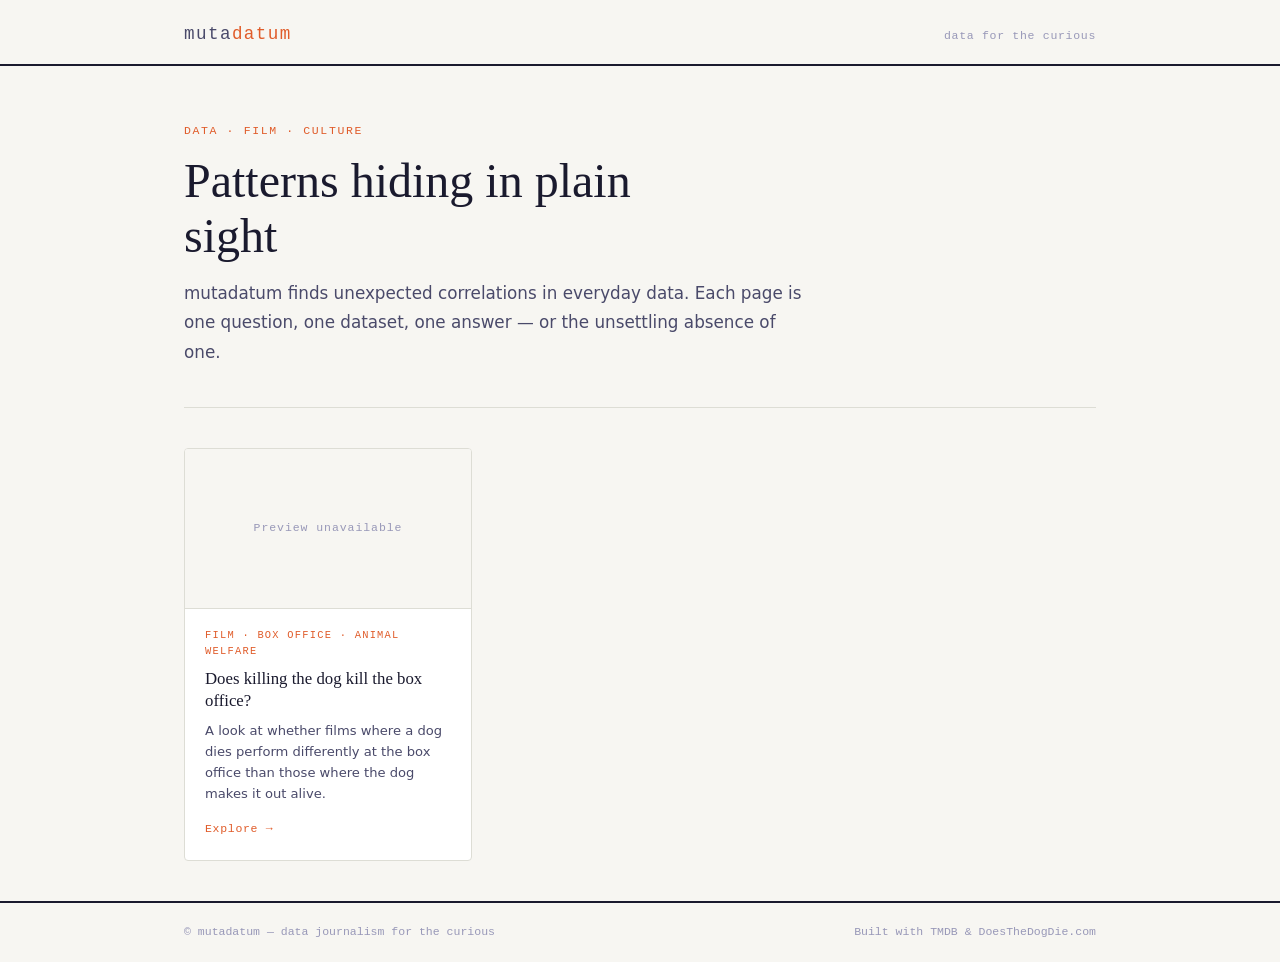
<file: index.html>
<!DOCTYPE html>
<html lang="en">
<head>
  <meta charset="UTF-8" />
  <meta name="viewport" content="width=device-width, initial-scale=1.0" />
  <title>mutadatum — data for the curious</title>
  <meta name="description" content="mutadatum finds unexpected correlations in everyday data. Each page is one question, one dataset, one answer." />
  <link rel="stylesheet" href="shared.css" />
  <script src="https://cdn.plot.ly/plotly-2.32.0.min.js"></script>
  <script src="content.js"></script>

  <style>
    .hero {
      padding: 3.5rem 0 2.5rem;
      border-bottom: 1px solid var(--rule);
    }
    h1 {
      font-family: var(--serif);
      font-size: clamp(2rem, 5vw, 3rem);
      font-weight: normal;
      line-height: 1.15;
      max-width: 22ch;
      margin-bottom: 1rem;
    }
    .lede {
      font-size: 1.05rem;
      color: var(--ink-mid);
      max-width: 58ch;
      line-height: 1.75;
    }
    .grid {
      display: grid;
      grid-template-columns: repeat(auto-fill, minmax(280px, 1fr));
      gap: 1.5rem;
      padding: 2.5rem 0;
    }
    .card {
      border: 1px solid var(--rule);
      border-radius: 4px;
      overflow: hidden;
      text-decoration: none;
      color: inherit;
      display: flex;
      flex-direction: column;
      transition: border-color 0.15s, box-shadow 0.15s;
      background: #fff;
    }
    .card:hover { border-color: var(--ink); box-shadow: 3px 3px 0 var(--ink); }
    .card.coming-soon { opacity: 0.6; pointer-events: none; }
    .card-chart {
      height: 160px;
      background: var(--paper);
      border-bottom: 1px solid var(--rule);
      position: relative;
      overflow: hidden;
    }
    .card-chart-inner { width: 100%; height: 100%; }
    .card-chart-placeholder {
      width: 100%; height: 100%;
      display: flex; align-items: center; justify-content: center;
      font-family: var(--mono); font-size: 0.72rem;
      color: var(--ink-faint); letter-spacing: 0.08em;
    }
    .card-body {
      padding: 1.1rem 1.25rem 1.4rem;
      flex: 1; display: flex; flex-direction: column; gap: 0.5rem;
    }
    .card-eyebrow {
      font-family: var(--mono); font-size: 0.65rem;
      letter-spacing: 0.12em; text-transform: uppercase; color: var(--accent);
    }
    .card-title {
      font-family: var(--serif); font-size: 1.05rem;
      font-weight: normal; line-height: 1.3; color: var(--ink);
    }
    .card-desc { font-size: 0.82rem; color: var(--ink-mid); line-height: 1.6; flex: 1; }
    .card-cta { font-family: var(--mono); font-size: 0.72rem; color: var(--accent); letter-spacing: 0.06em; margin-top: 0.5rem; }
    .card.coming-soon .card-cta { color: var(--ink-faint); }
  </style>
</head>
<body>

<header class="masthead">
  <div class="container">
    <div class="masthead-inner">
      <a class="site-name" href="/">muta<span>datum</span></a>
      <span class="site-tagline" id="site-tagline"></span>
    </div>
  </div>
</header>

<main>
  <div class="container">
    <section class="hero">
      <p class="eyebrow" id="home-eyebrow"></p>
      <h1 id="home-headline"></h1>
      <p class="lede" id="home-lede"></p>
    </section>
    <div class="grid" id="card-grid"></div>
  </div>
</main>

<footer>
  <div class="container">
    <span id="footer-left"></span>
    <span id="footer-right"></span>
  </div>
</footer>

<script>
  document.getElementById('site-tagline').textContent  = SITE.tagline;
  document.getElementById('home-eyebrow').textContent  = SITE.home.eyebrow;
  document.getElementById('home-headline').textContent = SITE.home.headline;
  document.getElementById('home-lede').textContent     = SITE.home.lede;
  document.getElementById('footer-left').innerHTML     = SITE.footer.left;
  document.getElementById('footer-right').innerHTML    = SITE.footer.right;
  document.title = `${SITE.name} — ${SITE.tagline}`;

  const grid = document.getElementById('card-grid');

  SITE.pages.filter(p => p.status !== 'hidden').forEach((page, idx) => {
    const isLive = page.status === 'live';
    const card = document.createElement(isLive ? 'a' : 'div');
    if (isLive) card.href = `/${page.slug}/`;
    card.className = `card${isLive ? '' : ' coming-soon'}`;
    card.innerHTML = `
      <div class="card-chart" id="chart-${idx}">
        <div class="card-chart-placeholder">${isLive ? 'Loading preview…' : 'Coming soon'}</div>
      </div>
      <div class="card-body">
        <span class="card-eyebrow">${page.eyebrow}</span>
        <span class="card-title">${page.title}</span>
        <span class="card-desc">${page.description}</span>
        <span class="card-cta">${isLive ? 'Explore →' : 'In progress'}</span>
      </div>`;
    grid.appendChild(card);
    if (isLive && page.preview) renderPreview(page.preview, `chart-${idx}`);
  });

  async function renderPreview(cfg, containerId) {
    const container = document.getElementById(containerId);
    try {
      const res = await fetch(cfg.dataFile);
      if (!res.ok || !(await res.clone().json()).length) throw new Error();
      const movies = await res.json();
      container.innerHTML = '<div class="card-chart-inner"></div>';
      const el = container.querySelector('.card-chart-inner');
      const { yes, no } = cfg.colorThresholds;
      const colour = v => v >= yes ? cfg.colors.yes : v <= no ? cfg.colors.no : cfg.colors.maybe;
      Plotly.newPlot(el, [{
        type: 'scatter', mode: 'markers',
        x: movies.map(m => m[cfg.xKey]),
        y: movies.map(m => m[cfg.yKey]),
        hoverinfo: 'none',
        marker: { color: movies.map(m => colour(m[cfg.colorKey])), size: 4, opacity: 0.6 }
      }], {
        paper_bgcolor: 'transparent', plot_bgcolor: 'transparent',
        margin: { t: 8, r: 8, b: 8, l: 8 },
        xaxis: { visible: false, type: 'log' },
        yaxis: { visible: false }, showlegend: false,
      }, { staticPlot: true, displayModeBar: false, responsive: true });
    } catch {
      container.innerHTML = '<div class="card-chart-placeholder">Preview unavailable</div>';
    }
  }
</script>
</body>
</html>
</file>
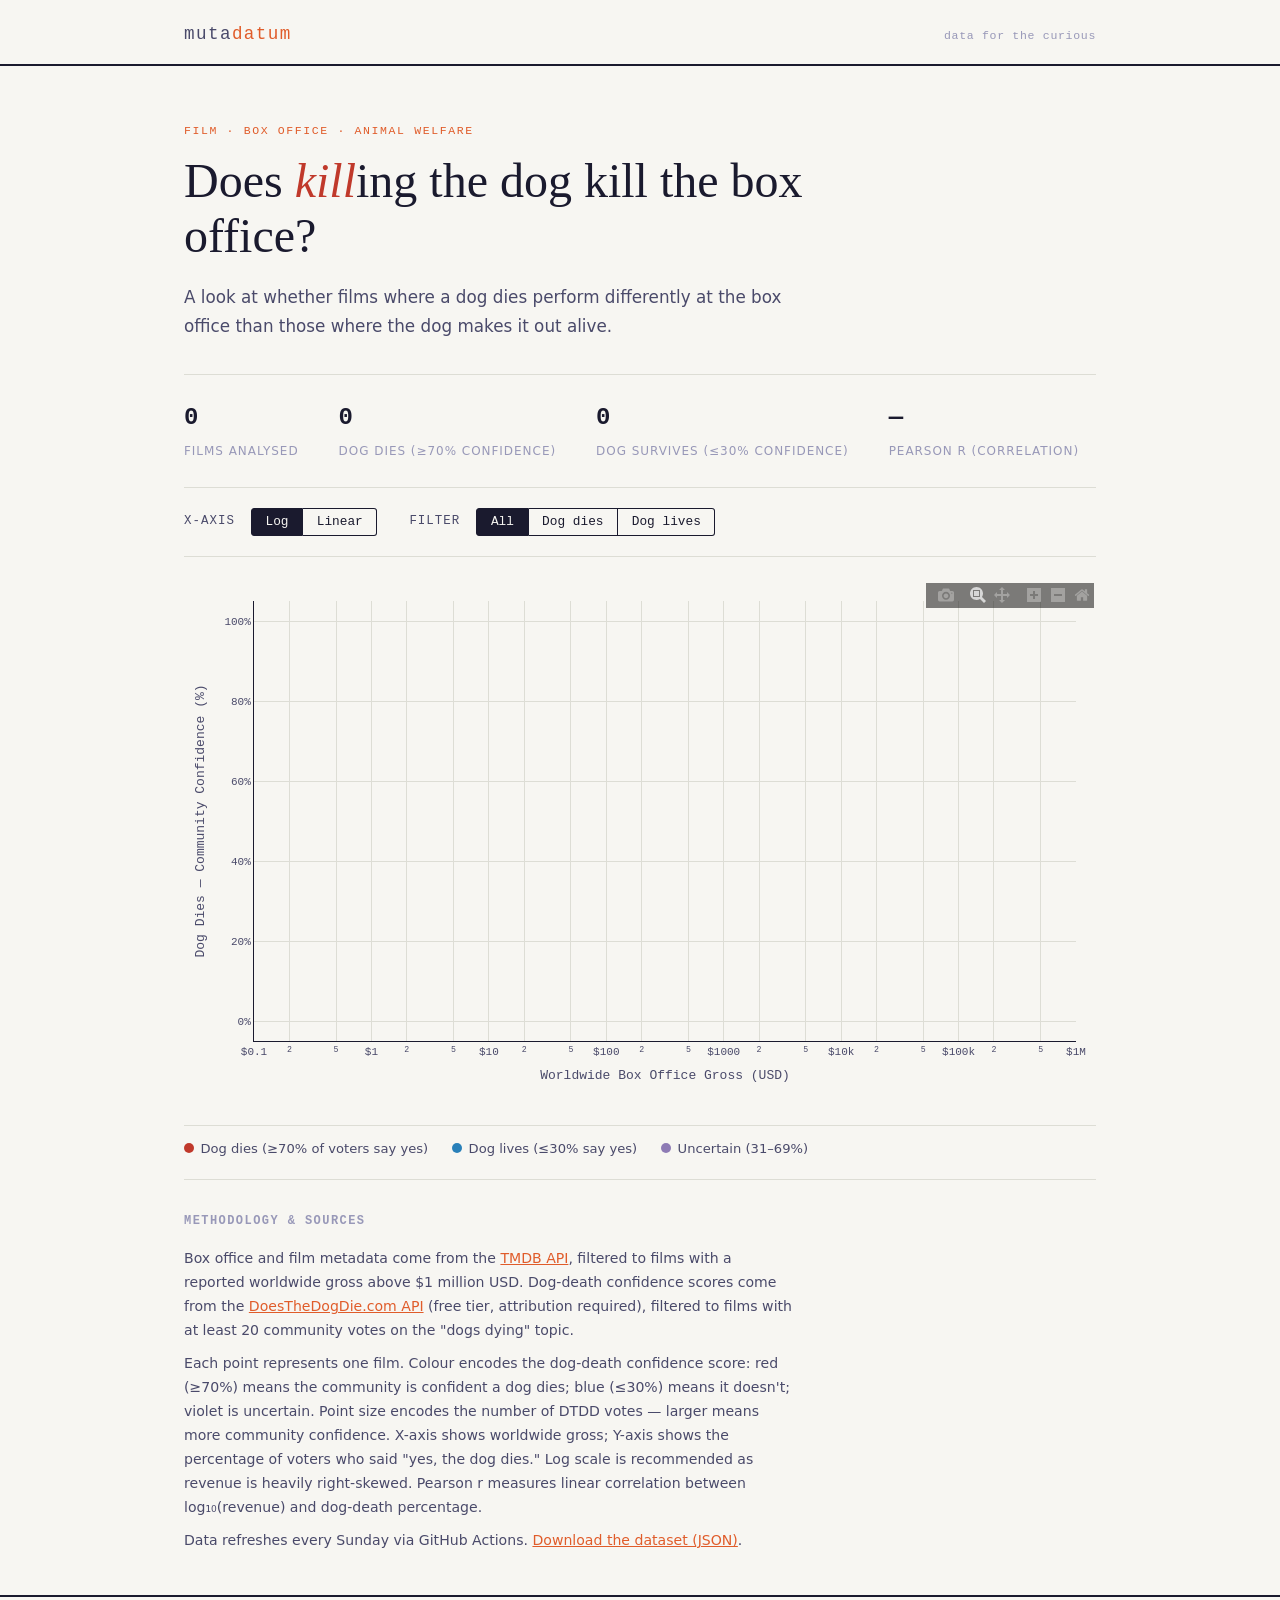
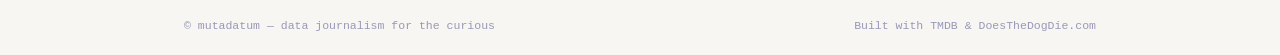
<file: dtdd/index.html>
<!DOCTYPE html>
<html lang="en">
<head>
  <meta charset="UTF-8" />
  <meta name="viewport" content="width=device-width, initial-scale=1.0" />
  <title>Does killing the dog kill the box office? — mutadatum</title>
  <meta name="description" content="A data exploration of whether dog deaths in films correlate with box office performance." />
  <link rel="stylesheet" href="../shared.css" />
  <script src="https://cdn.plot.ly/plotly-2.32.0.min.js"></script>
  <script src="../content.js"></script>

  <style>
    /* ── Find this page's config from content.js ── */

    .hero { padding: 3.5rem 0 2rem; border-bottom: 1px solid var(--rule); }

    h1 {
      font-family: var(--serif);
      font-size: clamp(1.8rem, 4vw, 3rem);
      font-weight: normal;
      line-height: 1.15;
      max-width: 28ch;
      margin-bottom: 1.25rem;
    }
    h1 em { font-style: italic; color: #c0392b; }
    .lede { font-size: 1.05rem; color: var(--ink-mid); max-width: 60ch; line-height: 1.75; }

    /* ── Stats strip ── */
    .stats-strip {
      display: flex; gap: 2.5rem;
      padding: 1.5rem 0; border-bottom: 1px solid var(--rule); flex-wrap: wrap;
    }
    .stat-value {
      font-family: var(--mono); font-size: 1.5rem; font-weight: bold;
      color: var(--ink); display: block;
    }
    .stat-label {
      font-size: 0.75rem; color: var(--ink-faint);
      text-transform: uppercase; letter-spacing: 0.08em;
    }

    /* ── Controls ── */
    .controls {
      display: flex; gap: 1rem; align-items: center;
      flex-wrap: wrap; padding: 1.25rem 0; border-bottom: 1px solid var(--rule);
    }
    .control-label {
      font-size: 0.78rem; font-family: var(--mono);
      color: var(--ink-mid); text-transform: uppercase; letter-spacing: 0.08em;
    }
    .btn-group { display: flex; }
    .btn {
      padding: 0.35rem 0.85rem; font-size: 0.8rem; font-family: var(--mono);
      border: 1px solid var(--ink); background: transparent;
      color: var(--ink); cursor: pointer; transition: background 0.15s, color 0.15s;
    }
    .btn:first-child { border-radius: 3px 0 0 3px; }
    .btn:last-child  { border-radius: 0 3px 3px 0; }
    .btn + .btn { border-left: none; }
    .btn.active, .btn:hover { background: var(--ink); color: var(--paper); }

    /* ── Chart ── */
    .chart-wrap { padding: 1.5rem 0; border-bottom: 1px solid var(--rule); }
    #chart { width: 100%; height: 520px; }
    #status {
      font-family: var(--mono); font-size: 0.85rem;
      color: var(--ink-mid); padding: 3rem 0; text-align: center;
    }

    /* ── Legend ── */
    .legend { display: flex; gap: 1.5rem; padding: 0.75rem 0 1.25rem; flex-wrap: wrap; }
    .legend-item { display: flex; align-items: center; gap: 0.4rem; font-size: 0.82rem; color: var(--ink-mid); }
    .legend-dot { width: 10px; height: 10px; border-radius: 50%; flex-shrink: 0; }

    /* ── Methodology ── */
    .methodology { padding: 2rem 0; border-top: 1px solid var(--rule); }
    .methodology h2 {
      font-family: var(--mono); font-size: 0.75rem; text-transform: uppercase;
      letter-spacing: 0.12em; color: var(--ink-faint); margin-bottom: 1rem;
    }
    .methodology p {
      font-size: 0.88rem; color: var(--ink-mid);
      max-width: 68ch; margin-bottom: 0.6rem; line-height: 1.7;
    }
    .methodology a { color: var(--accent); }

    @media (max-width: 600px) {
      h1 { font-size: 1.7rem; }
      #chart { height: 380px; }
    }
  </style>
</head>
<body>

<header class="masthead">
  <div class="container">
    <div class="masthead-inner">
      <a class="site-name" href="/">muta<span>datum</span></a>
      <span class="site-tagline" id="site-tagline"></span>
    </div>
  </div>
</header>

<main>
  <div class="container">

    <section class="hero">
      <p class="eyebrow" id="page-eyebrow"></p>
      <h1 id="page-title"></h1>
      <p class="lede" id="page-lede"></p>
    </section>

    <div class="stats-strip">
      <div class="stat">
        <span class="stat-value" id="stat-total">—</span>
        <span class="stat-label">Films analysed</span>
      </div>
      <div class="stat">
        <span class="stat-value" id="stat-yes">—</span>
        <span class="stat-label">Dog dies (≥70% confidence)</span>
      </div>
      <div class="stat">
        <span class="stat-value" id="stat-no">—</span>
        <span class="stat-label">Dog survives (≤30% confidence)</span>
      </div>
      <div class="stat">
        <span class="stat-value" id="stat-r">—</span>
        <span class="stat-label">Pearson r (correlation)</span>
      </div>
    </div>

    <div class="controls">
      <span class="control-label">X-axis</span>
      <div class="btn-group">
        <button class="btn active" onclick="setScale('log')">Log</button>
        <button class="btn" onclick="setScale('linear')">Linear</button>
      </div>
      <span class="control-label" style="margin-left:1rem;">Filter</span>
      <div class="btn-group">
        <button class="btn active" onclick="setFilter('all')">All</button>
        <button class="btn" onclick="setFilter('yes')">Dog dies</button>
        <button class="btn" onclick="setFilter('no')">Dog lives</button>
      </div>
    </div>

    <div class="chart-wrap">
      <div id="status">Loading data…</div>
      <div id="chart" style="display:none;"></div>
    </div>

    <div class="legend">
      <div class="legend-item">
        <div class="legend-dot" style="background:#c0392b;"></div>
        Dog dies (≥70% of voters say yes)
      </div>
      <div class="legend-item">
        <div class="legend-dot" style="background:#2980b9;"></div>
        Dog lives (≤30% say yes)
      </div>
      <div class="legend-item">
        <div class="legend-dot" style="background:#8e7bb5;"></div>
        Uncertain (31–69%)
      </div>
    </div>

    <section class="methodology">
      <h2>Methodology &amp; sources</h2>
      <p id="method-p1"></p>
      <p id="method-p2"></p>
      <p>Data refreshes every Sunday via GitHub Actions.
        <a href="/data/movies.json" download>Download the dataset (JSON)</a>.
      </p>
    </section>

  </div>
</main>

<footer>
  <div class="container">
    <span id="footer-left"></span>
    <span id="footer-right"></span>
  </div>
</footer>

<script>
  // ── Pull this page's config from content.js ───────────────────────────────
  const PAGE = SITE.pages.find(p => p.slug === 'dtdd');

  document.getElementById('site-tagline').textContent = SITE.tagline;
  document.getElementById('page-eyebrow').textContent = PAGE.eyebrow;
  document.getElementById('page-title').innerHTML     = PAGE.title.replace('kill', '<em>kill</em>');
  document.getElementById('page-lede').textContent    = PAGE.description;
  document.getElementById('footer-left').innerHTML    = SITE.footer.left;
  document.getElementById('footer-right').innerHTML   = SITE.footer.right;
  document.title = `${PAGE.title} — ${SITE.name}`;

  document.getElementById('method-p1').innerHTML =
    `Box office and film metadata come from the ` +
    `<a href="https://www.themoviedb.org/" target="_blank" rel="noopener">TMDB API</a>, ` +
    `filtered to films with a reported worldwide gross above $1 million USD. ` +
    `Dog-death confidence scores come from the ` +
    `<a href="https://www.doesthedogdie.com/" target="_blank" rel="noopener">DoesTheDogDie.com API</a> ` +
    `(free tier, attribution required), filtered to films with at least 20 community votes on the "dogs dying" topic.`;

  document.getElementById('method-p2').textContent =
    `Each point represents one film. Colour encodes the dog-death confidence score: ` +
    `red (≥70%) means the community is confident a dog dies; blue (≤30%) means it doesn't; ` +
    `violet is uncertain. Point size encodes the number of DTDD votes — larger means more community confidence. ` +
    `X-axis shows worldwide gross; Y-axis shows the percentage of voters who said "yes, the dog dies." ` +
    `Log scale is recommended as revenue is heavily right-skewed. ` +
    `Pearson r measures linear correlation between log₁₀(revenue) and dog-death percentage.`;

  // ── Chart logic ───────────────────────────────────────────────────────────
  let allMovies = [];
  let currentScale = 'log';
  let currentFilter = 'all';

  const classify = pct => pct >= 70 ? 'yes' : pct <= 30 ? 'no' : 'maybe';
  const colour   = pct => ({ yes: '#c0392b', no: '#2980b9', maybe: '#8e7bb5' })[classify(pct)];

  function pearson(xs, ys) {
    const n = xs.length;
    if (n < 2) return null;
    const mx = xs.reduce((a,b)=>a+b,0)/n, my = ys.reduce((a,b)=>a+b,0)/n;
    let num=0, dx2=0, dy2=0;
    for (let i=0;i<n;i++) { const dx=xs[i]-mx, dy=ys[i]-my; num+=dx*dy; dx2+=dx*dx; dy2+=dy*dy; }
    return num/Math.sqrt(dx2*dy2);
  }

  function updateStats(movies) {
    document.getElementById('stat-total').textContent = movies.length.toLocaleString();
    document.getElementById('stat-yes').textContent   = movies.filter(m=>classify(m.dog_dies_pct)==='yes').length.toLocaleString();
    document.getElementById('stat-no').textContent    = movies.filter(m=>classify(m.dog_dies_pct)==='no').length.toLocaleString();
    const r = pearson(movies.map(m=>Math.log10(m.revenue)), movies.map(m=>m.dog_dies_pct));
    document.getElementById('stat-r').textContent = r !== null ? r.toFixed(3) : '—';
  }

  function buildChart(movies) {
    const data = currentFilter === 'all' ? movies : movies.filter(m=>classify(m.dog_dies_pct)===currentFilter);
    Plotly.react('chart', [{
      type: 'scatter', mode: 'markers',
      x: data.map(m=>m.revenue),
      y: data.map(m=>m.dog_dies_pct),
      text: data.map(m=>
        `<b>${m.title}</b> (${m.year})<br>` +
        `Box office: $${(m.revenue/1e6).toFixed(1)}M<br>` +
        `Dog dies: ${m.dog_dies_pct}% (${m.total_votes} votes)<br>` +
        `Genre: ${(m.genres||[]).join(', ')}`),
      hovertemplate: '%{text}<extra></extra>',
      marker: {
        color: data.map(m=>colour(m.dog_dies_pct)),
        size:  data.map(m=>Math.min(18, Math.max(6, Math.sqrt(m.total_votes)*0.9))),
        opacity: 0.75,
        line: { color: 'rgba(255,255,255,0.4)', width: 0.5 }
      }
    }], {
      paper_bgcolor: 'transparent', plot_bgcolor: 'transparent',
      font: { family: '"JetBrains Mono","Courier New",monospace', size: 11, color: '#4a4a6a' },
      xaxis: {
        title: { text: 'Worldwide Box Office Gross (USD)', standoff: 12 },
        type: currentScale, tickprefix: '$', gridcolor: '#ddddd5',
        linecolor: '#1a1a2e', zeroline: false,
      },
      yaxis: {
        title: { text: 'Dog Dies — Community Confidence (%)', standoff: 12 },
        range: [-5, 105], gridcolor: '#ddddd5',
        linecolor: '#1a1a2e', zeroline: false, ticksuffix: '%',
      },
      hoverlabel: { bgcolor: '#1a1a2e', bordercolor: '#1a1a2e', font: { color: '#f7f6f2', size: 12 } },
      margin: { t: 20, r: 20, b: 60, l: 70 },
    }, { responsive: true, displayModeBar: true, displaylogo: false,
         modeBarButtonsToRemove: ['select2d','lasso2d','autoScale2d'] });
  }

  function setScale(scale) {
    currentScale = scale;
    document.querySelectorAll('.controls .btn-group:first-of-type .btn')
      .forEach(b => b.classList.toggle('active', b.textContent.toLowerCase().startsWith(scale)));
    buildChart(allMovies);
  }

  function setFilter(filter) {
    currentFilter = filter;
    document.querySelectorAll('.controls .btn-group:last-of-type .btn')
      .forEach(b => b.classList.toggle('active', b.textContent.toLowerCase().includes(filter) || (filter==='all' && b.textContent==='All')));
    buildChart(allMovies);
  }

  async function init() {
    try {
      const res = await fetch('/data/movies.json');
      if (!res.ok) throw new Error(`HTTP ${res.status}`);
      allMovies = await res.json();
      document.getElementById('status').style.display = 'none';
      document.getElementById('chart').style.display  = 'block';
      updateStats(allMovies);
      buildChart(allMovies);
    } catch (err) {
      document.getElementById('status').textContent =
        `Couldn't load data: ${err.message}. If running locally, try: python -m http.server`;
    }
  }

  init();
</script>

</body>
</html>
</file>
<file: shared.css>
/* ── Design tokens ── */
:root {
  --ink:       #1a1a2e;
  --ink-mid:   #4a4a6a;
  --ink-faint: #9898b8;
  --paper:     #f7f6f2;
  --accent:    #e05c2a;
  --rule:      #ddddd5;
  --mono:      "JetBrains Mono", "Fira Mono", "Courier New", monospace;
  --serif:     Georgia, "Times New Roman", serif;
  --sans:      system-ui, -apple-system, "Segoe UI", sans-serif;
}

*, *::before, *::after { box-sizing: border-box; margin: 0; padding: 0; }
html { font-size: 16px; scroll-behavior: smooth; }

body {
  background: var(--paper);
  color: var(--ink);
  font-family: var(--sans);
  line-height: 1.6;
  min-height: 100vh;
  display: flex;
  flex-direction: column;
}

main { flex: 1; }

.container { max-width: 960px; margin: 0 auto; padding: 0 1.5rem; }

/* ── Masthead ── */
.masthead {
  border-bottom: 2px solid var(--ink);
  padding: 1.25rem 0 1rem;
}
.masthead-inner {
  display: flex;
  align-items: baseline;
  justify-content: space-between;
  gap: 1rem;
  flex-wrap: wrap;
}
.site-name {
  font-family: var(--mono);
  font-size: 1.1rem;
  letter-spacing: 0.08em;
  color: var(--ink-mid);
  text-decoration: none;
}
.site-name span { color: var(--accent); }
.site-tagline {
  font-family: var(--mono);
  font-size: 0.72rem;
  color: var(--ink-faint);
  letter-spacing: 0.06em;
}

/* ── Footer ── */
footer {
  border-top: 2px solid var(--ink);
  padding: 1.25rem 0;
  font-family: var(--mono);
  font-size: 0.72rem;
  color: var(--ink-faint);
  margin-top: auto;
}
footer .container {
  display: flex;
  gap: 1.5rem;
  flex-wrap: wrap;
  justify-content: space-between;
}
footer a { color: var(--ink-faint); }

/* ── Shared typography ── */
.eyebrow {
  font-family: var(--mono);
  font-size: 0.72rem;
  letter-spacing: 0.14em;
  text-transform: uppercase;
  color: var(--accent);
  margin-bottom: 0.75rem;
}
.rule { border: none; border-top: 1px solid var(--rule); margin: 0; }

/* ── Reduced motion ── */
@media (prefers-reduced-motion: reduce) {
  * { transition: none !important; animation: none !important; }
}
</file>
